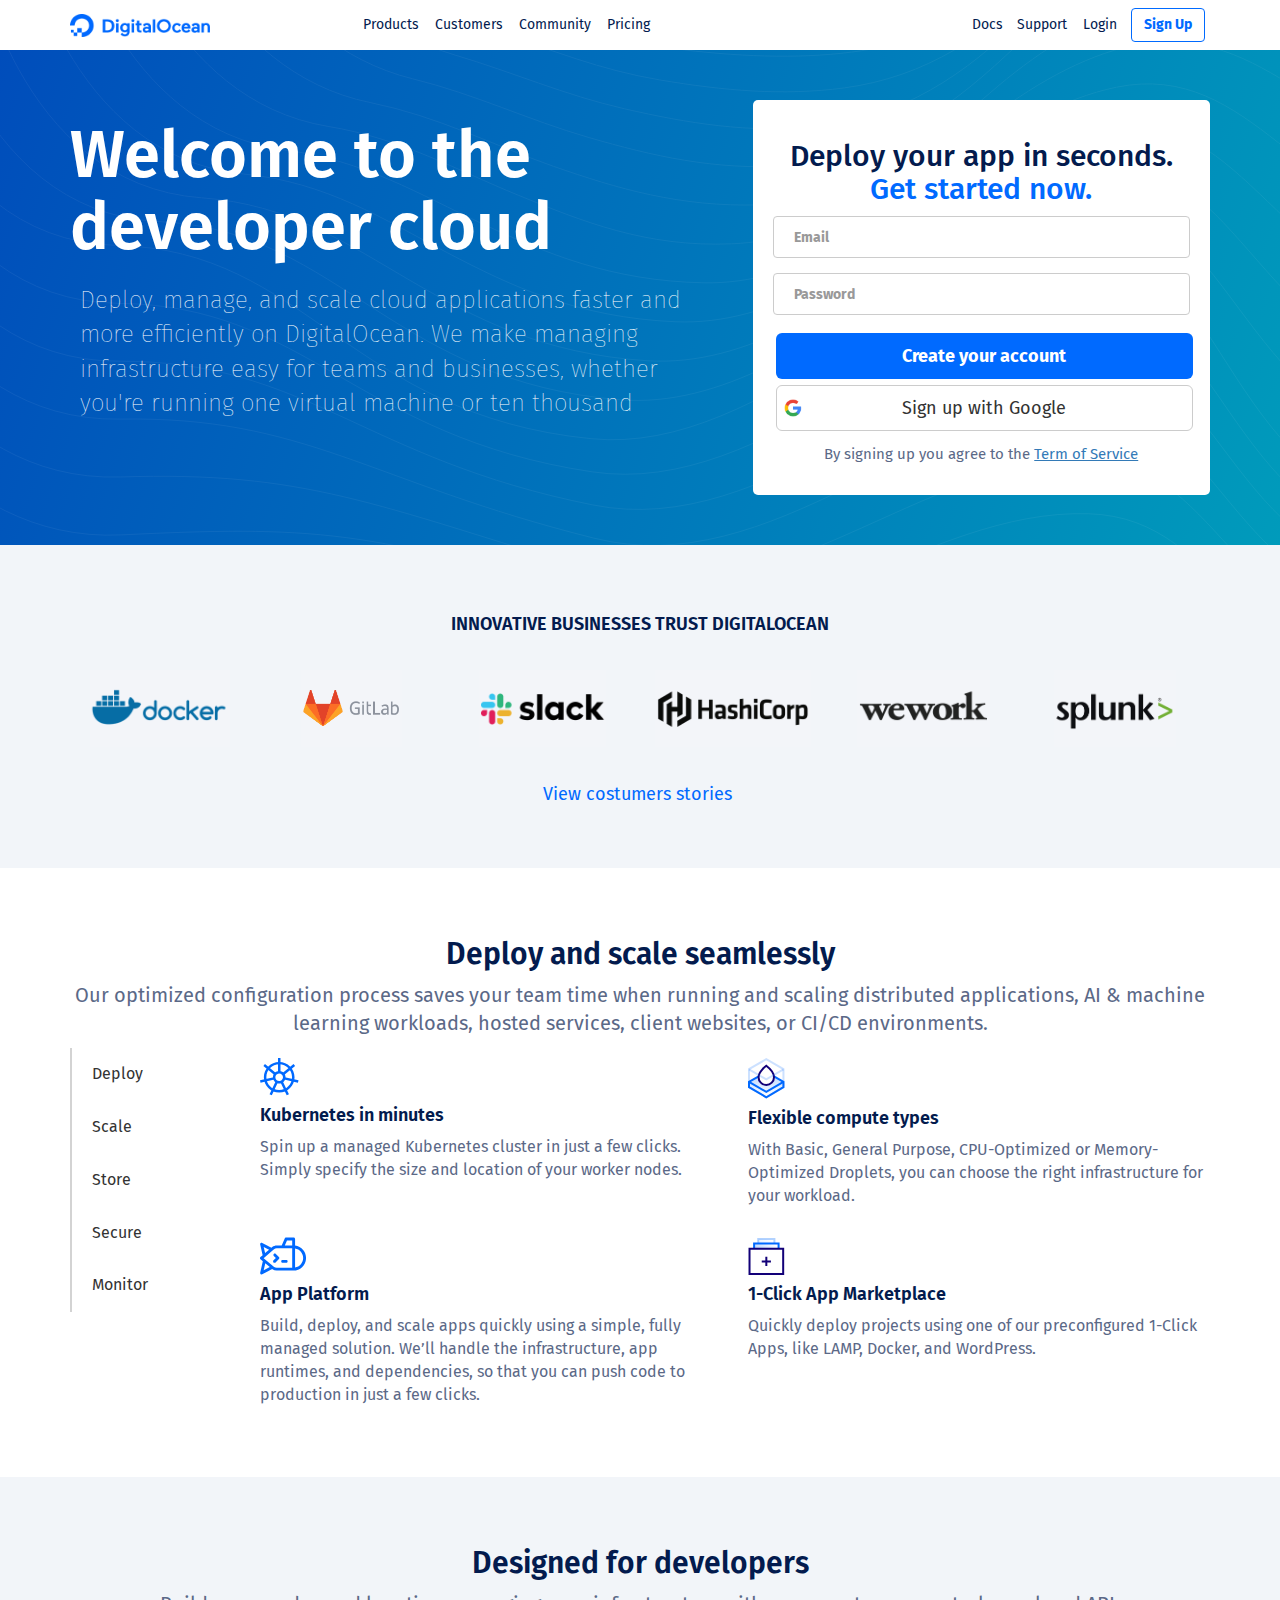
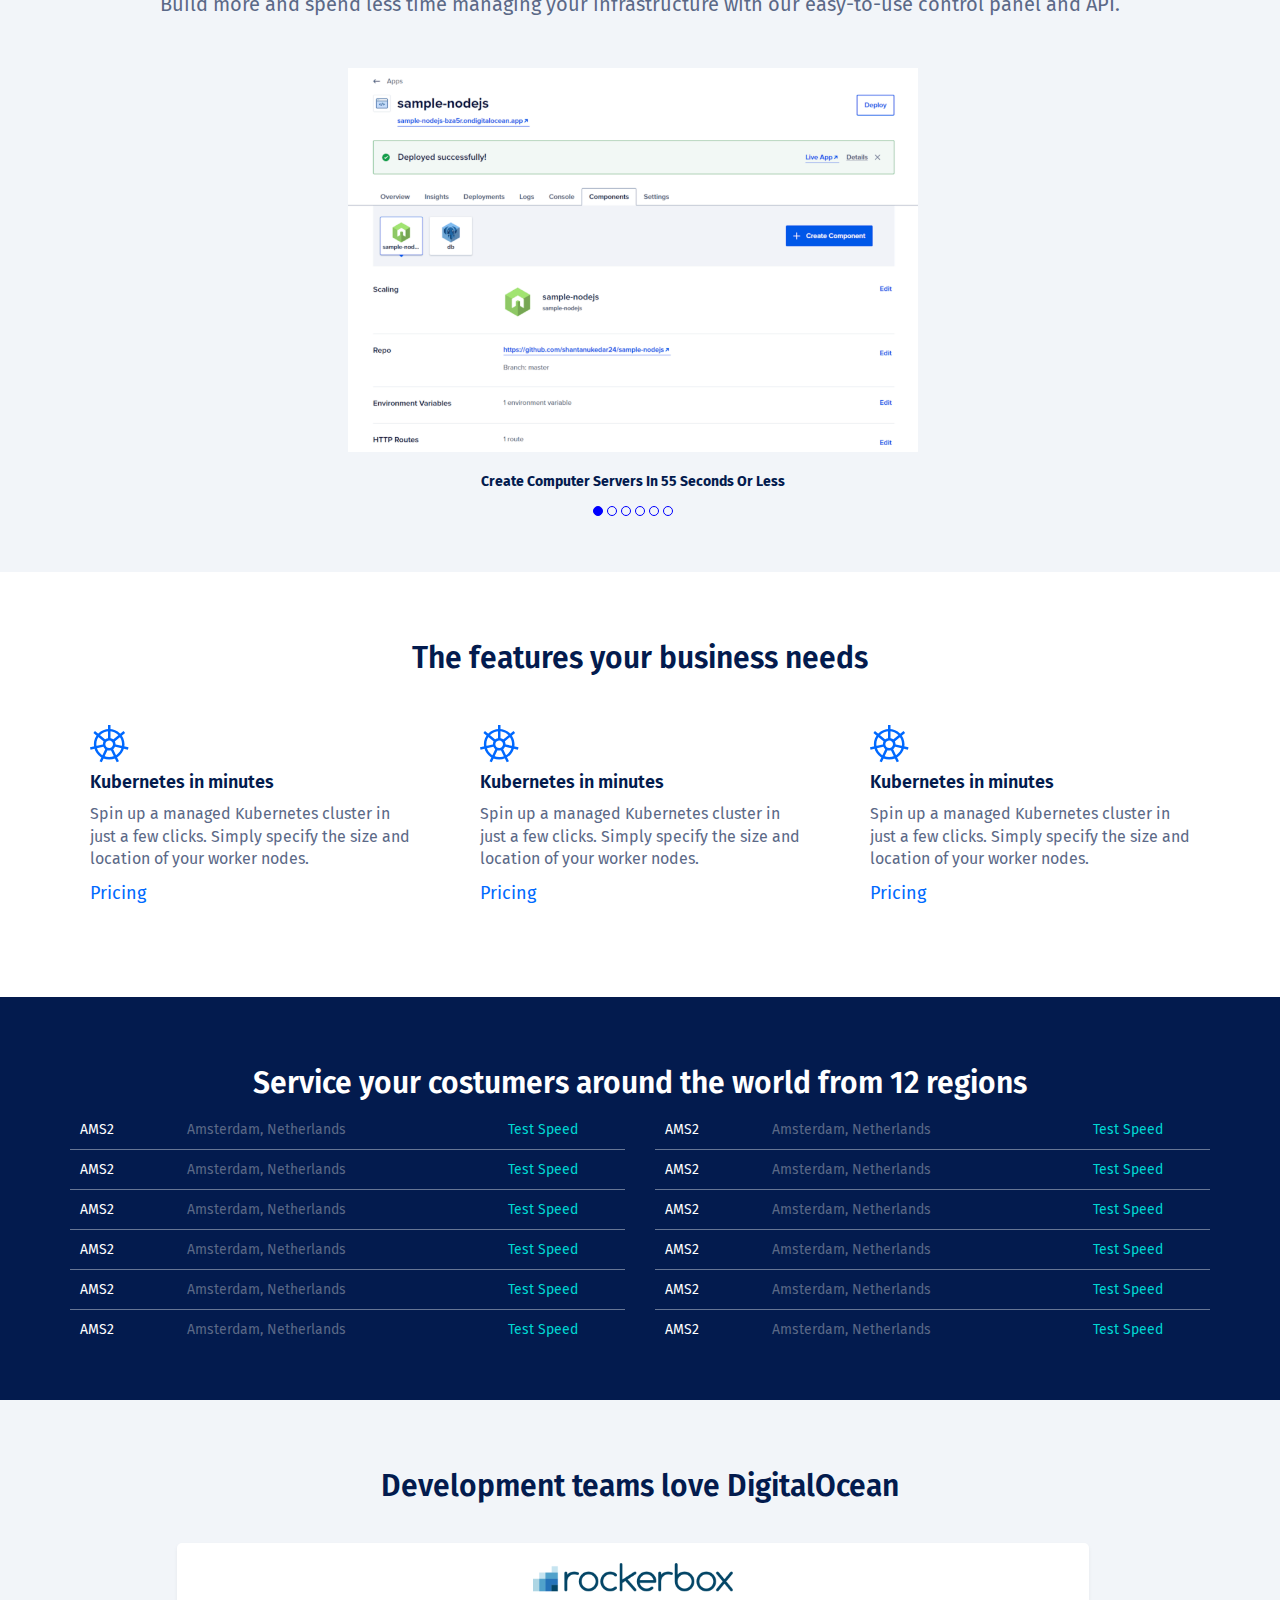
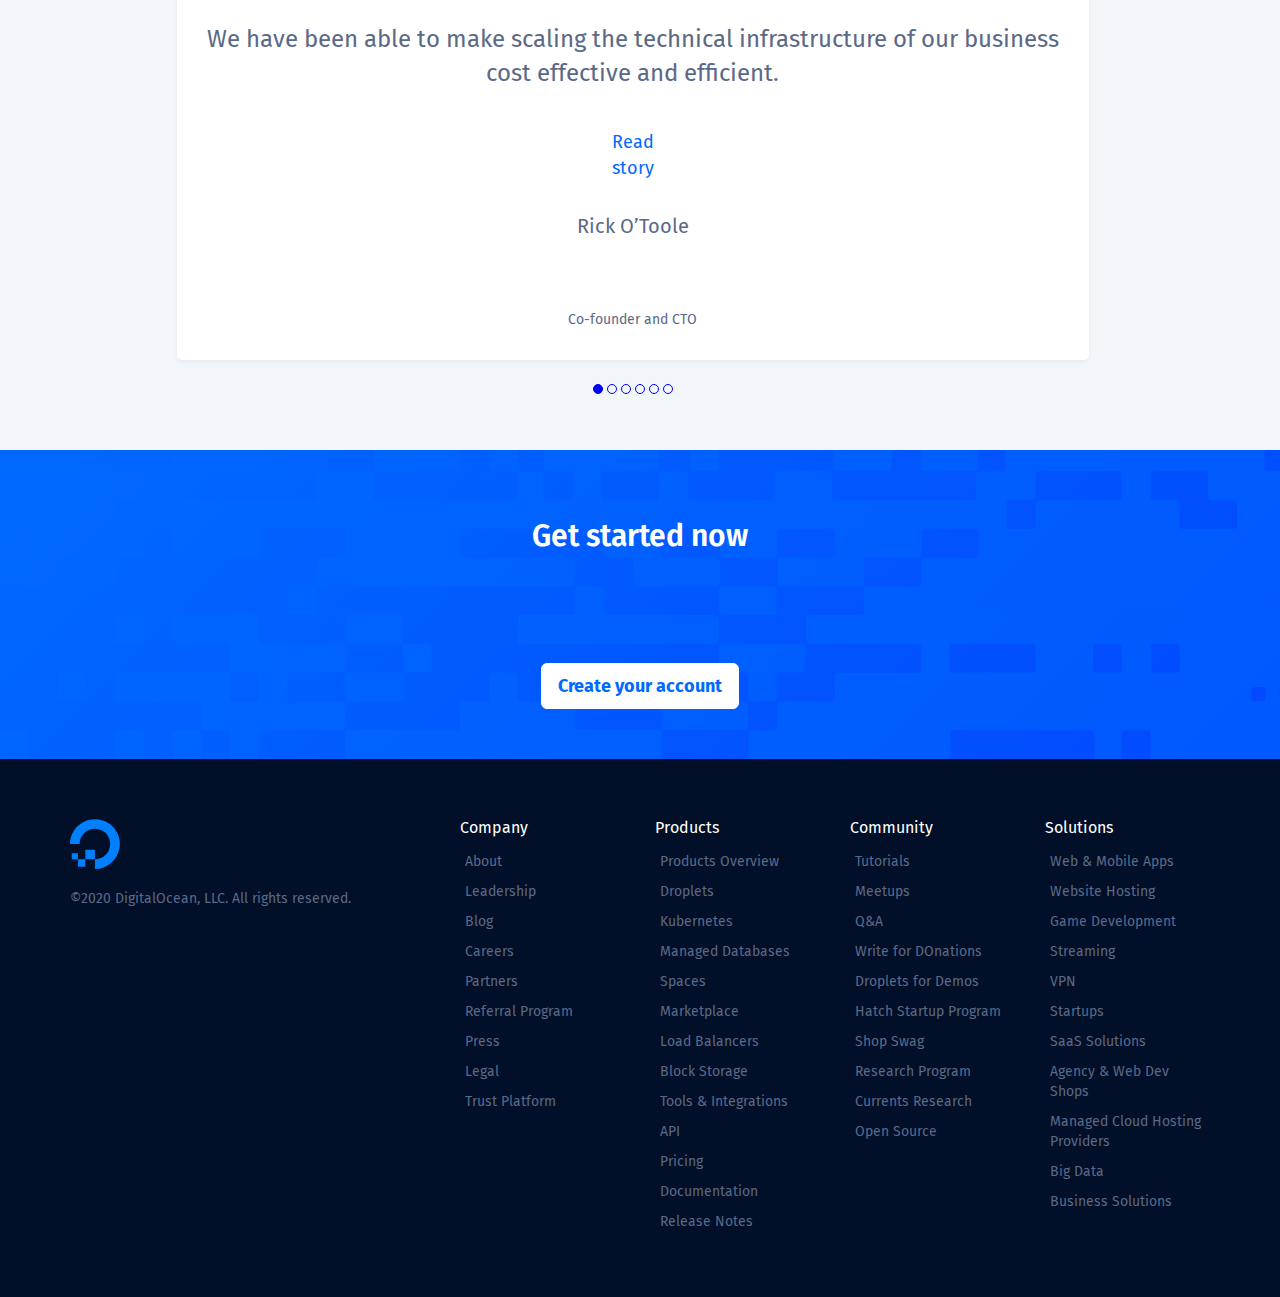
<file: index.html>
<!DOCTYPE html>
<html lang="en">
<head>
  <meta charset="UTF-8">
  <meta name="viewport" content="width=device-width, initial-scale=1.0">
  <meta http-equiv="X-UA-Compatible" content="ie=edge">
  <link rel="stylesheet" href="https://use.fontawesome.com/releases/v5.15.1/css/all.css" integrity="sha384-vp86vTRFVJgpjF9jiIGPEEqYqlDwgyBgEF109VFjmqGmIY/Y4HV4d3Gp2irVfcrp" crossorigin="anonymous">
  <link rel="stylesheet" href="https://maxcdn.bootstrapcdn.com/bootstrap/3.3.7/css/bootstrap.min.css" integrity="sha384-BVYiiSIFeK1dGmJRAkycuHAHRg32OmUcww7on3RYdg4Va+PmSTsz/K68vbdEjh4u" crossorigin="anonymous">
  <link rel="stylesheet" href="css/style.css">
   <!-- *****BONUS-STYLE*****
  <link rel="stylesheet" href="bonus/style-bonus.css"> -->

  <title>DigitalOcean – The developer cloud</title>
</head>
<body>

  <header>

    <div class="header_top bg_white">
      <nav class="container">
        <div class="row">
          <div class="nav_left col-lg-3 col-xs-10">
            <div class="img_wrapper_logo">
              <a href="#"><img src="img/49aa0a09-06d2-4bba-ad20-4bcbe56ac507_logo.png" alt="DigitalOcean Logo"></a>
            </div>
          </div>
          <div class="burger_icon_wrapper text-right hidden-lg col-xs-2">
            <i class="fas fa-bars"></i>
          </div>
          <div class="nav_center visible-lg-inline-block col-lg-5">
            <ul class="list-inline list-unstyled">
              <li>
                <a href="#">Products<i class="fas fa-chevron-down"></i></a>
              </li>
              <li>
                <a href="#">Customers<i class="fas fa-chevron-down"></i></a>
              </li>
              <li>
                <a href="#">Community<i class="fas fa-chevron-down"></i></a>
              </li>
              <li>
                <a href="#">Pricing</a>
              </li>
            </ul>
          </div>
          <div class="nav_right text-right visible-lg-inline-block col-lg-4">
            <ul class="list-inline list-unstyled">
              <li>
                <a href="#">Docs</a>
              </li>
              <li>
                <a href="#">Support<i class="fas fa-chevron-down"></i></a>
              </li>
              <li>
                <a href="#">Login</a>
              </li>
              <li>
                <button class="btn btn_white_text_blue">Sign Up</button>
              </li>
            </ul>
          </div>
        </div>
      </nav>
    </div>

    <div class="header_bottom">
      <div id="jumbotron" class="container">
        <div class="row">
          <div class="col-lg-7 col-md-8 col-xs-12">
            <div class="jumbotron-text">
              <!-- <h1>The simplest cloud platform for developers &amp; teams</h1> -->
              <h1>Welcome to the developer cloud</h1>
              <p class="p_large">Deploy, manage, and scale cloud applications faster and more efficiently on DigitalOcean. We make managing infrastructure easy for teams and businesses, whether you're running one virtual machine or ten thousand</p>
            </div>
          </div>
          <div class="col-lg-5 col-md-4 col-xs-12">
            <div class="white_box">
              <div class="form_wrapper">
                <h3 class="text-center">
                  Deploy your app in seconds.<br>
                  <span>Get started now.</span>
                </h3>
                <form>
                  <div class="form-group">
                    <input type="email" class="form-control" id="exampleInputEmail1" placeholder="Email">
                  </div>
                  <div class="form-group">
                    <input type="password" class="form-control" id="exampleInputPassword1" placeholder="Password">
                  </div>
                  <button type="button" class="btn btn_blue_text_white btn-lg">Create your account</button>
                  <button type="button" class="btn btn-default btn-lg"><img src="img/google-logo-9824.png" alt="Google icon">Sign up with Google</button>
                </form>
                <p>By signing up you agree to the <a href="#">Term of Service</a></p>
              </div>
            </div>
          </div>
        </div>
      </div>
    </div>

  </header>


  <main>

    <section class="costumer_logos bg_gray">
      <div class="container">
        <div class="row text-center">

          <div class="col-lg-12">
            <h5 class="text-uppercase">Innovative businesses trust DigitalOcean</h5>
          </div>

          <div class="col-xs-12">
            <div class="logos_wrapper">
              <ul class="list-inline">
                <li><img src="img/docker-bab60eeb.svg" alt=""></li>
                <li><img src="img/gitlab-166e2067.svg" alt=""></li>
                <li><img src="img/slack-e20293da.svg" alt=""></li>
                <li><img src="img/hashicorp-4431df79.svg" alt=""></li>
                <li><img src="img/wework-be6eab32.svg" alt=""></li>
                <li><img src="img/splunklogo.svg" alt=""></li>
              </ul>
            </div>
          </div>

          <div class="col-lg-12">
            <a class="costumer_stories_link link_blue" href="#">View costumers stories<i class="fas fa-chevron-right"></i></a>
          </div>

        </div>
      </div>
    </section>

    <section class="deploy_scale">
      <div class="container">
        <div class="text-center">
          <h2>Deploy and scale seamlessly</h2>
          <p class="p_medium text-center">Our optimized configuration process saves your team time when running and scaling distributed applications, AI & machine learning workloads, hosted services, client websites, or CI/CD environments.</p>
        </div>
        <div class="row">
          <div class="col-xs-12 col-md-2">
            <ul class="list-unstyled">
              <li class="border_blue">Deploy</li>
              <li class="border_blue">Scale</li>
              <li class="border_blue">Store</li>
              <li class="border_blue">Secure</li>
              <li class="border_blue">Monitor</li>
            </ul>
          </div>
          <div class="col-xs-12 col-md-10">
            <div class="row">
              <div class="col-xs-12 col-md-6 boxes_deploy">
                <img src="img/kublogoicon.svg" alt="Kublo">
                <h5>Kubernetes in minutes</h5>
                <p class="p_small">Spin up a managed Kubernetes cluster in just a few clicks. Simply specify the size and location of your worker nodes.</p>
              </div>
              <div class="col-xs-12 col-md-6 boxes_deploy">
                <img src="img/dropletinboxicon.svg" alt="Droplet">
                <h5>Flexible compute types</h5>
                <p class="p_small">With Basic, General Purpose, CPU-Optimized or Memory-Optimized Droplets, you can choose the right infrastructure for your workload.</p>
              </div>
              <div class="col-xs-12 col-md-6 boxes_deploy">
                <img src="img/featured-AP-icon.svg" alt="AP">
                <h5>App Platform</h5>
                <p class="p_small">Build, deploy, and scale apps quickly using a simple, fully managed solution. We’ll handle the infrastructure, app runtimes, and dependencies, so that you can push code to production in just a few clicks.</p>
              </div>
              <div class="col-xs-12 col-md-6 boxes_deploy">
                <img src="img/stacksplusicon.svg" alt="Marketplace">
                <h5>1-Click App Marketplace</h5>
                <p class="p_small">Quickly deploy projects using one of our preconfigured 1-Click Apps, like LAMP, Docker, and WordPress.</p>
              </div>
            </div>
          </div>
        </div>
      </div>
    </section>

    <section class="designed_developers bg_gray">
      <div class="container">
        <div class="row">
          <div class="col-xs-12 text-center">
            <h2>Designed for developers</h2>
            <p class="p_medium">Build more and spend less time managing your infrastructure with our easy-to-use control panel and API.</p>
          </div>
          <div class="col-xs-12">
            <a href=""><i class="fas fa-chevron-left hidden-xs"></i></a>
            <div class="wrapper_img_carousel">
              <img src="img/876b6bda-1f2e-494b-bf1a-713ca48d058b_Screen+Shot+2020-09-30+at+10.18+1.png" alt="">
              <p class="text-capitalize">create computer servers in 55 seconds or less</p>
              <div class="carousel_point_page">
                <div class="point_blue"></div>
                <div class="point_blue"></div>
                <div class="point_blue"></div>
                <div class="point_blue"></div>
                <div class="point_blue"></div>
                <div class="point_blue"></div>
              </div>
            </div>
            <a href="#"><i class="fas fa-chevron-right hidden-xs"></i></a>
          </div>
        </div>
      </div>
    </section>

    <section class="features">
      <div class="container">
        <h2 class="text-center">The features your business needs</h2>
        <div class="row">
          <div class="col-xs-12">
            <div class="row">
              <div class="col-xs-12 col-md-4">
                <div class="boxes_features">
                  <img src="img/kublogoicon.svg" alt="Kublo">
                  <h5>Kubernetes in minutes</h5>
                  <p class="p_small">Spin up a managed Kubernetes cluster in just a few clicks. Simply specify the size and location of your worker nodes.</p>
                  <a class="costumer_stories_link link_blue" href="#">Pricing<i class="fas fa-chevron-right"></i></a>
                </div>
              </div>
              <div class="col-xs-12 col-md-4">
                <div class="boxes_features">
                  <img src="img/kublogoicon.svg" alt="Kublo">
                  <h5>Kubernetes in minutes</h5>
                  <p class="p_small">Spin up a managed Kubernetes cluster in just a few clicks. Simply specify the size and location of your worker nodes.</p>
                  <a class="costumer_stories_link link_blue" href="#">Pricing<i class="fas fa-chevron-right"></i></a>
                </div>
              </div>
              <div class="col-xs-12 col-md-4">
                <div class="boxes_features">
                  <img src="img/kublogoicon.svg" alt="Kublo">
                  <h5>Kubernetes in minutes</h5>
                  <p class="p_small">Spin up a managed Kubernetes cluster in just a few clicks. Simply specify the size and location of your worker nodes.</p>
                  <a class="costumer_stories_link link_blue" href="#">Pricing<i class="fas fa-chevron-right"></i></a>
                </div>
              </div>
            </div>
          </div>
        </div>
      </div>
    </section>

    <section class="service_regions">
      <div class="container">
        <h2>Service your costumers around the world from 12 regions</h2>
        <div class="row">
          <div class="col-xs-12 col-md-6">
            <div class="regions_box clearfix">
              <div class="regions_code">
                <span>AMS2</span>
              </div>
              <div class="region">
                <p>Amsterdam, Netherlands</p>
              </div>
              <div class="regions_test">
                <a href="#">Test Speed<i class="fas fa-chevron-right"></i></a>
              </div>
            </div>
            <div class="regions_box clearfix">
              <div class="regions_code">
                <span>AMS2</span>
              </div>
              <div class="region">
                <p>Amsterdam, Netherlands</p>
              </div>
              <div class="regions_test">
                <a href="#">Test Speed<i class="fas fa-chevron-right"></i></a>
              </div>
            </div>
            <div class="regions_box clearfix">
              <div class="regions_code">
                <span>AMS2</span>
              </div>
              <div class="region">
                <p>Amsterdam, Netherlands</p>
              </div>
              <div class="regions_test">
                <a href="#">Test Speed<i class="fas fa-chevron-right"></i></a>
              </div>
            </div>
            <div class="regions_box clearfix">
              <div class="regions_code">
                <span>AMS2</span>
              </div>
              <div class="region">
                <p>Amsterdam, Netherlands</p>
              </div>
              <div class="regions_test">
                <a href="#">Test Speed<i class="fas fa-chevron-right"></i></a>
              </div>
            </div>
            <div class="regions_box clearfix">
              <div class="regions_code">
                <span>AMS2</span>
              </div>
              <div class="region">
                <p>Amsterdam, Netherlands</p>
              </div>
              <div class="regions_test">
                <a href="#">Test Speed<i class="fas fa-chevron-right"></i></a>
              </div>
            </div>
            <div class="regions_box clearfix">
              <div class="regions_code">
                <span>AMS2</span>
              </div>
              <div class="region">
                <p>Amsterdam, Netherlands</p>
              </div>
              <div class="regions_test">
                <a href="#">Test Speed<i class="fas fa-chevron-right"></i></a>
              </div>
            </div>
          </div>
          <div class="col-xs-12 col-md-6">
            <div class="regions_box clearfix">
              <div class="regions_code">
                <span>AMS2</span>
              </div>
              <div class="region">
                <p>Amsterdam, Netherlands</p>
              </div>
              <div class="regions_test">
                <a href="#">Test Speed<i class="fas fa-chevron-right"></i></a>
              </div>
            </div>
            <div class="regions_box clearfix">
              <div class="regions_code">
                <span>AMS2</span>
              </div>
              <div class="region">
                <p>Amsterdam, Netherlands</p>
              </div>
              <div class="regions_test">
                <a href="#">Test Speed<i class="fas fa-chevron-right"></i></a>
              </div>
            </div>
            <div class="regions_box clearfix">
              <div class="regions_code">
                <span>AMS2</span>
              </div>
              <div class="region">
                <p>Amsterdam, Netherlands</p>
              </div>
              <div class="regions_test">
                <a href="#">Test Speed<i class="fas fa-chevron-right"></i></a>
              </div>
            </div>
            <div class="regions_box clearfix">
              <div class="regions_code">
                <span>AMS2</span>
              </div>
              <div class="region">
                <p>Amsterdam, Netherlands</p>
              </div>
              <div class="regions_test">
                <a href="#">Test Speed<i class="fas fa-chevron-right"></i></a>
              </div>
            </div>
            <div class="regions_box clearfix">
              <div class="regions_code">
                <span>AMS2</span>
              </div>
              <div class="region">
                <p>Amsterdam, Netherlands</p>
              </div>
              <div class="regions_test">
                <a href="#">Test Speed<i class="fas fa-chevron-right"></i></a>
              </div>
            </div>
            <div class="regions_box clearfix">
              <div class="regions_code">
                <span>AMS2</span>
              </div>
              <div class="region">
                <p>Amsterdam, Netherlands</p>
              </div>
              <div class="regions_test">
                <a href="#">Test Speed<i class="fas fa-chevron-right"></i></a>
              </div>
            </div>
          </div>
        </div>
      </div>
    </section>

    <section class="development_teams bg_gray">
      <div class="container">
        <h2>Development teams love DigitalOcean</h2>
        <div class="row">
          <div class="col-xs-12">
            <a href=""><i class="fas fa-chevron-left hidden-xs"></i></a>
            <div class="wrapper_box_carousel">
              <div class="box_carousel">

                <div class="box_wrapper_img">
                  <img src="img/16673e66-0c2f-417b-88bb-f02cc12b8fda_rockerbox-logo-51462da2.png" alt="Rockerbox Logo">
                </div>

                <p class="text-center p_large">We have been able to make scaling the technical infrastructure of our business cost effective and efficient.</p>

                <div class="link_box_carousel text-center">
                  <a class="link_blue" href="#">Read story</a>
                </div>

                <p class="text-center p_medium
                ">Rick O’Toole</p>
                <p class="text-center">Co-founder and CTO</p>
              </div>

              <div class="carousel_point_page text-center">
                <div class="point_blue"></div>
                <div class="point_blue"></div>
                <div class="point_blue"></div>
                <div class="point_blue"></div>
                <div class="point_blue"></div>
                <div class="point_blue"></div>
              </div>
            </div>
            <a href="#"><i class="fas fa-chevron-right hidden-xs"></i></a>
            <div class="debug_box"></div>
            <div class="debug_box"></div>
            <div class="debug_box"></div>
          </div>
        </div>
      </div>
    </section>

    <section class="CTA">
      <div class="container text-center">
        <div class="row">
          <div class="col-xs-12">
            <h2>Get started now</h2>
          </div>
          <div class="col-xs-12 btn_CTA">
            <button class="btn btn-lg btn_white_text_blue border_white">Create your account</button>
          </div>
        </div>
      </div>
    </section>

  </main>


  <footer>

    <div class="wrapper_footer bg_dark_blue">
      <div class="container">
        <div class="row">
          <div class="col-xs-12 col-lg-4">
              <img src="img/digitalocean-logo-mark.svg" alt="DigitalOcean logo">
              <p>&copy;2020 DigitalOcean, LLC. All rights reserved.</p>
              <ul class="list-inline">
                <li><a href="#"><i class="fab fa-twitter"></i></a></li>
                <li><a href="#"><i class="fab fa-facebook-square"></i></a></li>
                <li><a href="#"><i class="fab fa-instagram"></i></a></li>
                <li><a href="#"><i class="fab fa-youtube"></i></a></li>
                <li><a href="#"><i class="fab fa-linkedin"></i></a></li>
              </ul>
            </div>
          <div class="col-xs-12 col-md-6 col-lg-2">
              <h6>Company</h6>
              <ul class="list-unstyled">
                <li><a href="#">About</a></li>
                <li><a href="#">Leadership</a></li>
                <li><a href="#">Blog</a></li>
                <li><a href="#">Careers</a></li>
                <li><a href="#">Partners</a></li>
                <li><a href="#">Referral Program</a></li>
                <li><a href="#">Press</a></li>
                <li><a href="#">Legal</a></li>
                <li><a href="#">Trust Platform</a></li>
              </ul>
            </div>
          <div class="col-xs-12 col-md-6 col-lg-2">
              <h6>Products</h6>
              <ul class="list-unstyled">
                <li><a href="#">Products Overview</a></li>
                <li><a href="#">Droplets</a></li>
                <li><a href="#">Kubernetes</a></li>
                <li><a href="#">Managed Databases</a></li>
                <li><a href="#">Spaces</a></li>
                <li><a href="#">Marketplace</a></li>
                <li><a href="#">Load Balancers</a></li>
                <li><a href="#">Block Storage</a></li>
                <li><a href="#">Tools & Integrations</a></li>
                <li><a href="#">API</a></li>
                <li><a href="#">Pricing</a></li>
                <li><a href="#">Documentation</a></li>
                <li><a href="#">Release Notes</a></li>
              </ul>
            </div>
          <div class="col-xs-12 col-md-6 col-lg-2">
              <h6>Community</h6>
              <ul class="list-unstyled">
                <li><a href="#">Tutorials</a></li>
                <li><a href="#">Meetups</a></li>
                <li><a href="#">Q&A</a></li>
                <li><a href="#">Write for DOnations</a></li>
                <li><a href="#">Droplets for Demos</a></li>
                <li><a href="#">Hatch Startup Program</a></li>
                <li><a href="#">Shop Swag</a></li>
                <li><a href="#">Research Program</a></li>
                <li><a href="#">Currents Research</a></li>
                <li><a href="#">Open Source</a></li>
              </ul>
            </div>
          <div class="col-xs-12 col-md-6 col-lg-2">
              <h6>Solutions</h6>
              <ul class="list-unstyled">
                <li><a href="#">Web & Mobile Apps</a></li>
                <li><a href="#">Website Hosting</a></li>
                <li><a href="#">Game Development</a></li>
                <li><a href="#">Streaming</a></li>
                <li><a href="#">VPN</a></li>
                <li><a href="#">Startups</a></li>
                <li><a href="#">SaaS Solutions</a></li>
                <li><a href="#">Agency & Web Dev Shops</a></li>
                <li><a href="#">Managed Cloud Hosting Providers</a></li>
                <li><a href="#">Big Data</a></li>
                <li><a href="#">Business Solutions</a></li>
              </ul>
            </div>
        </div>
      </div>
    </div>

  </footer>

</body>
</html>
</file>
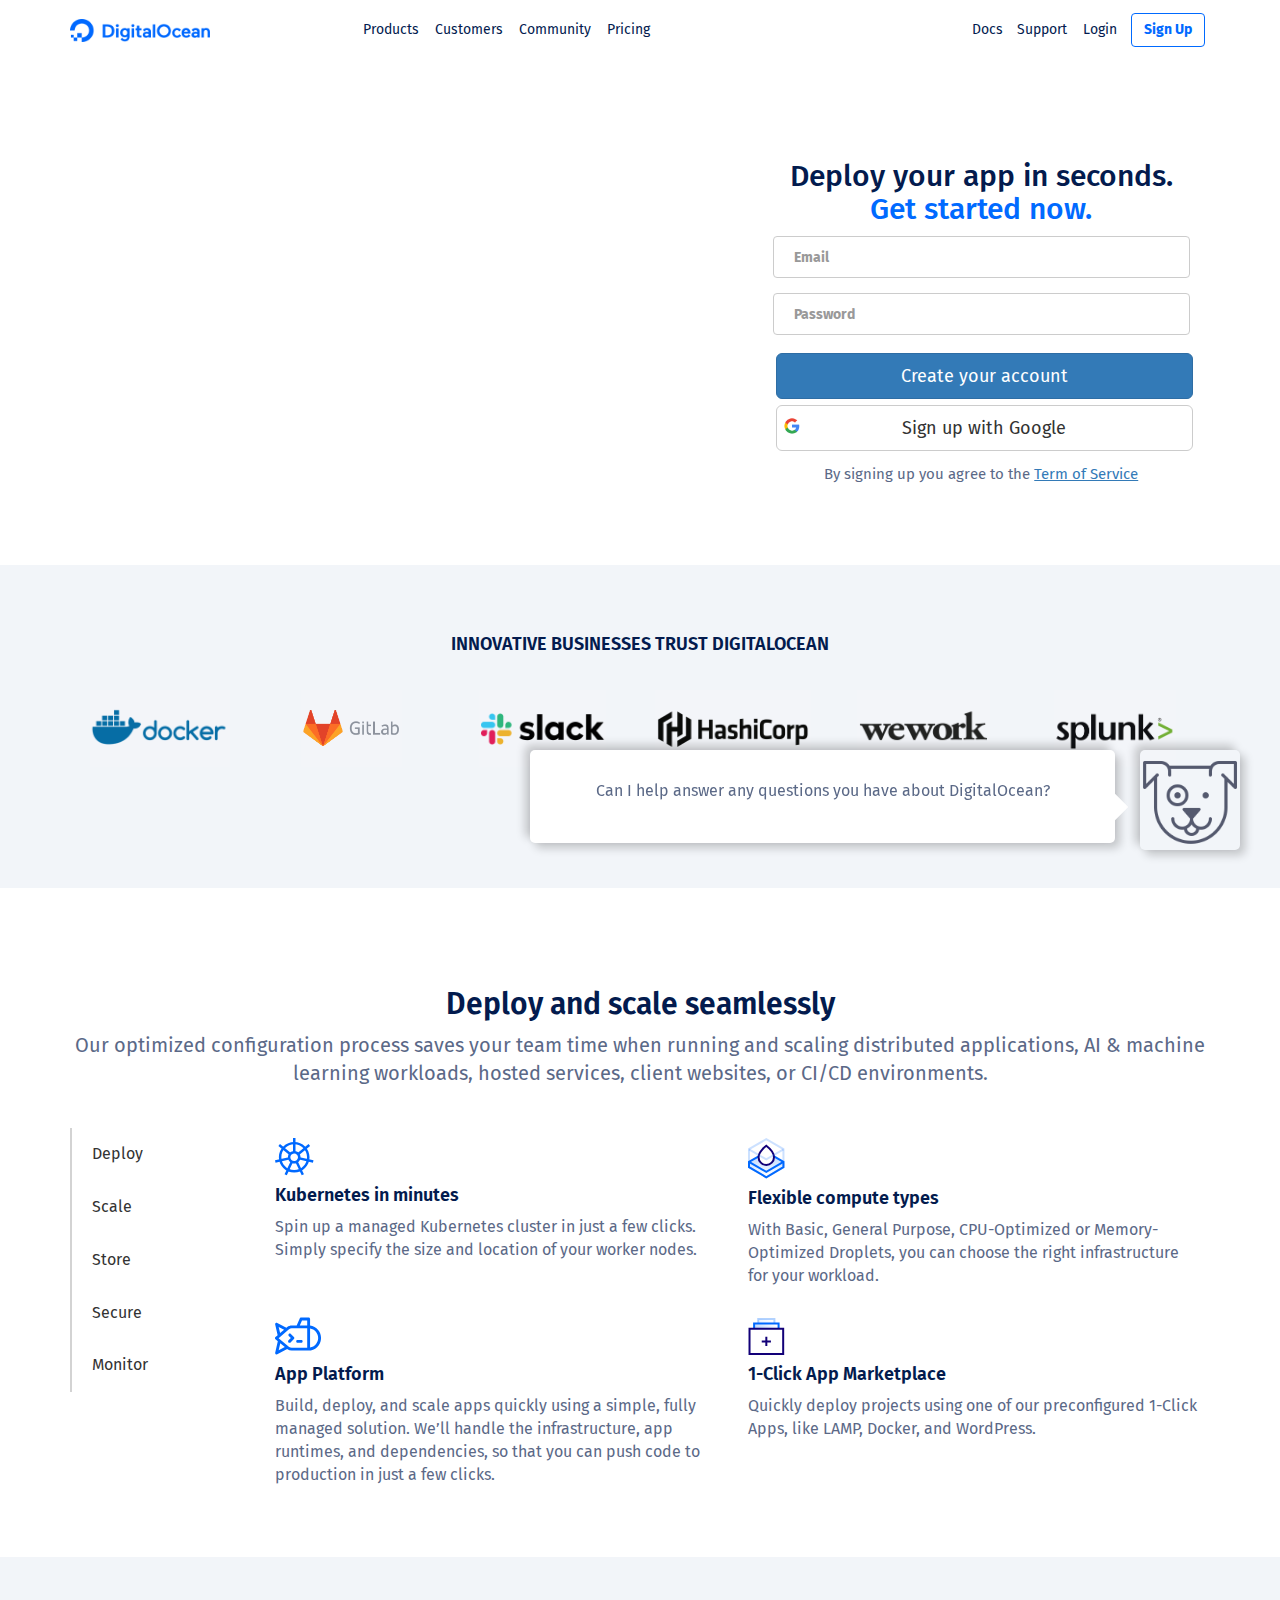
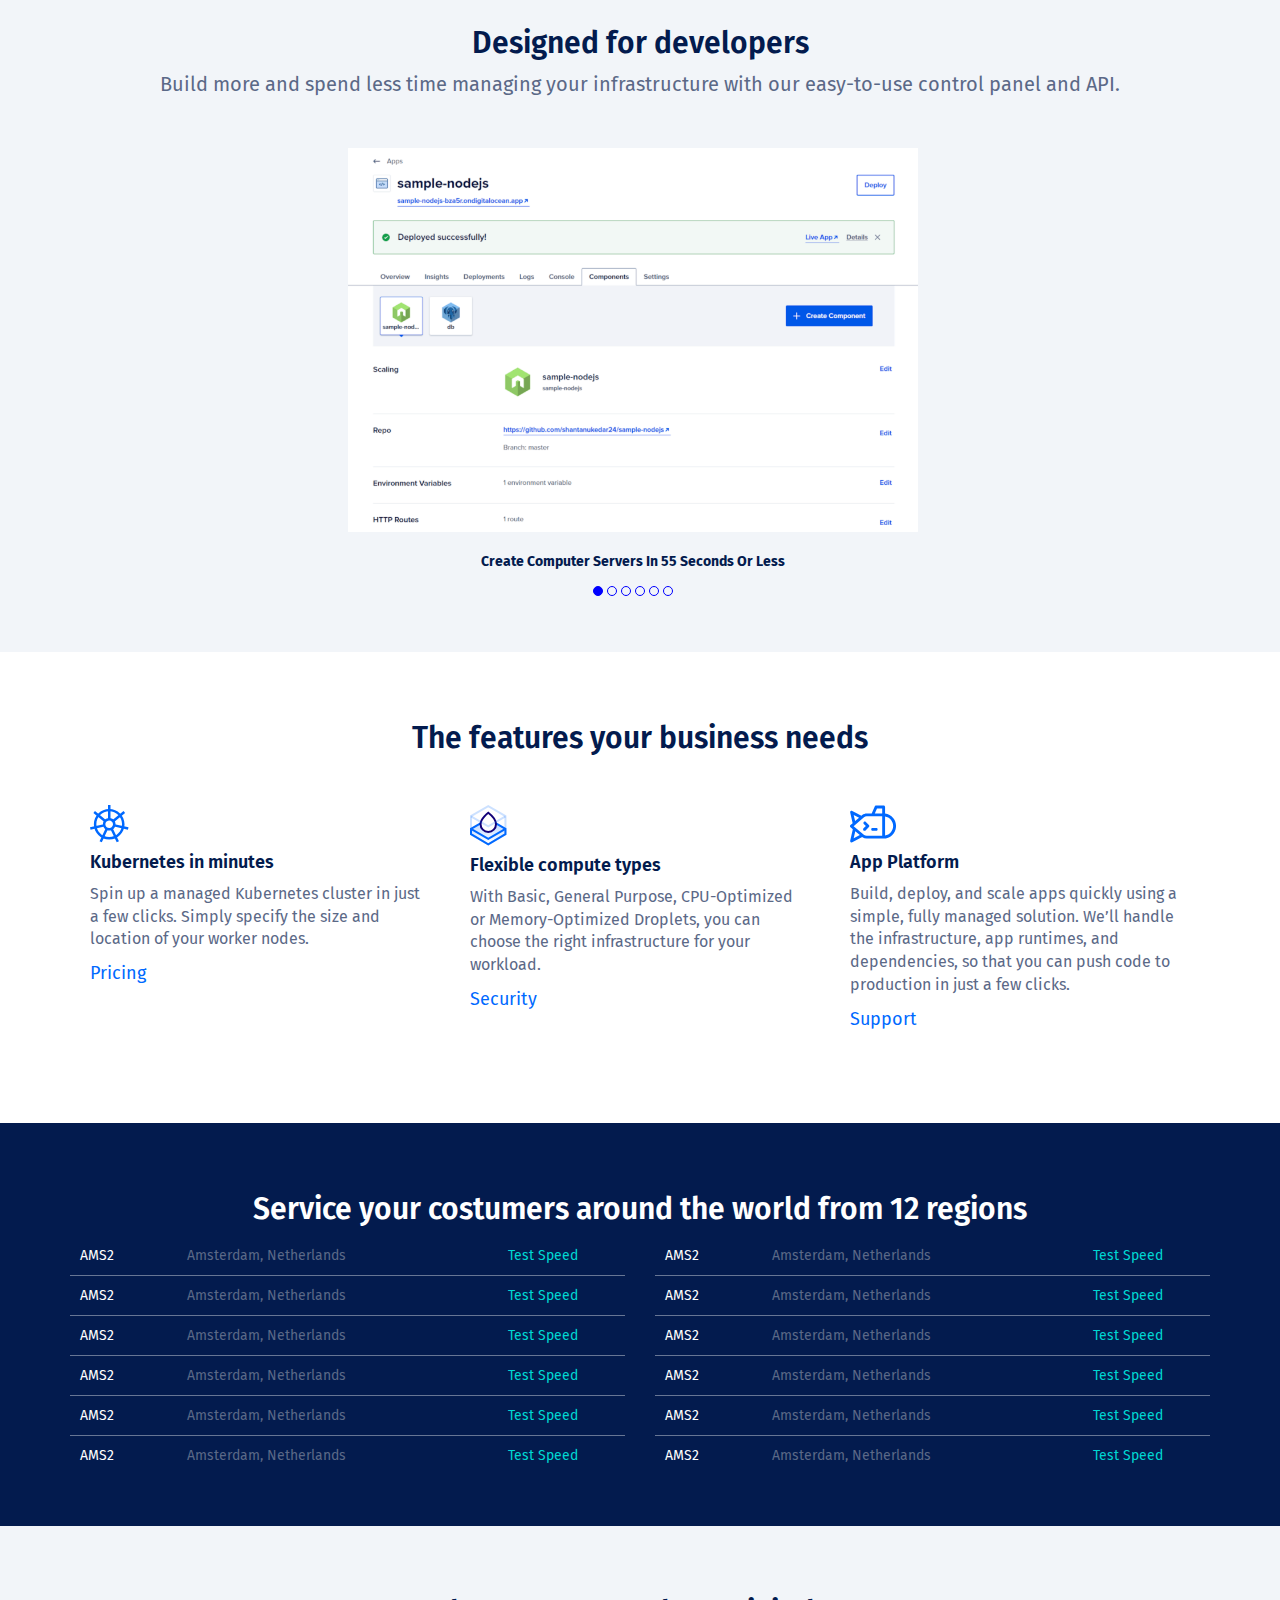
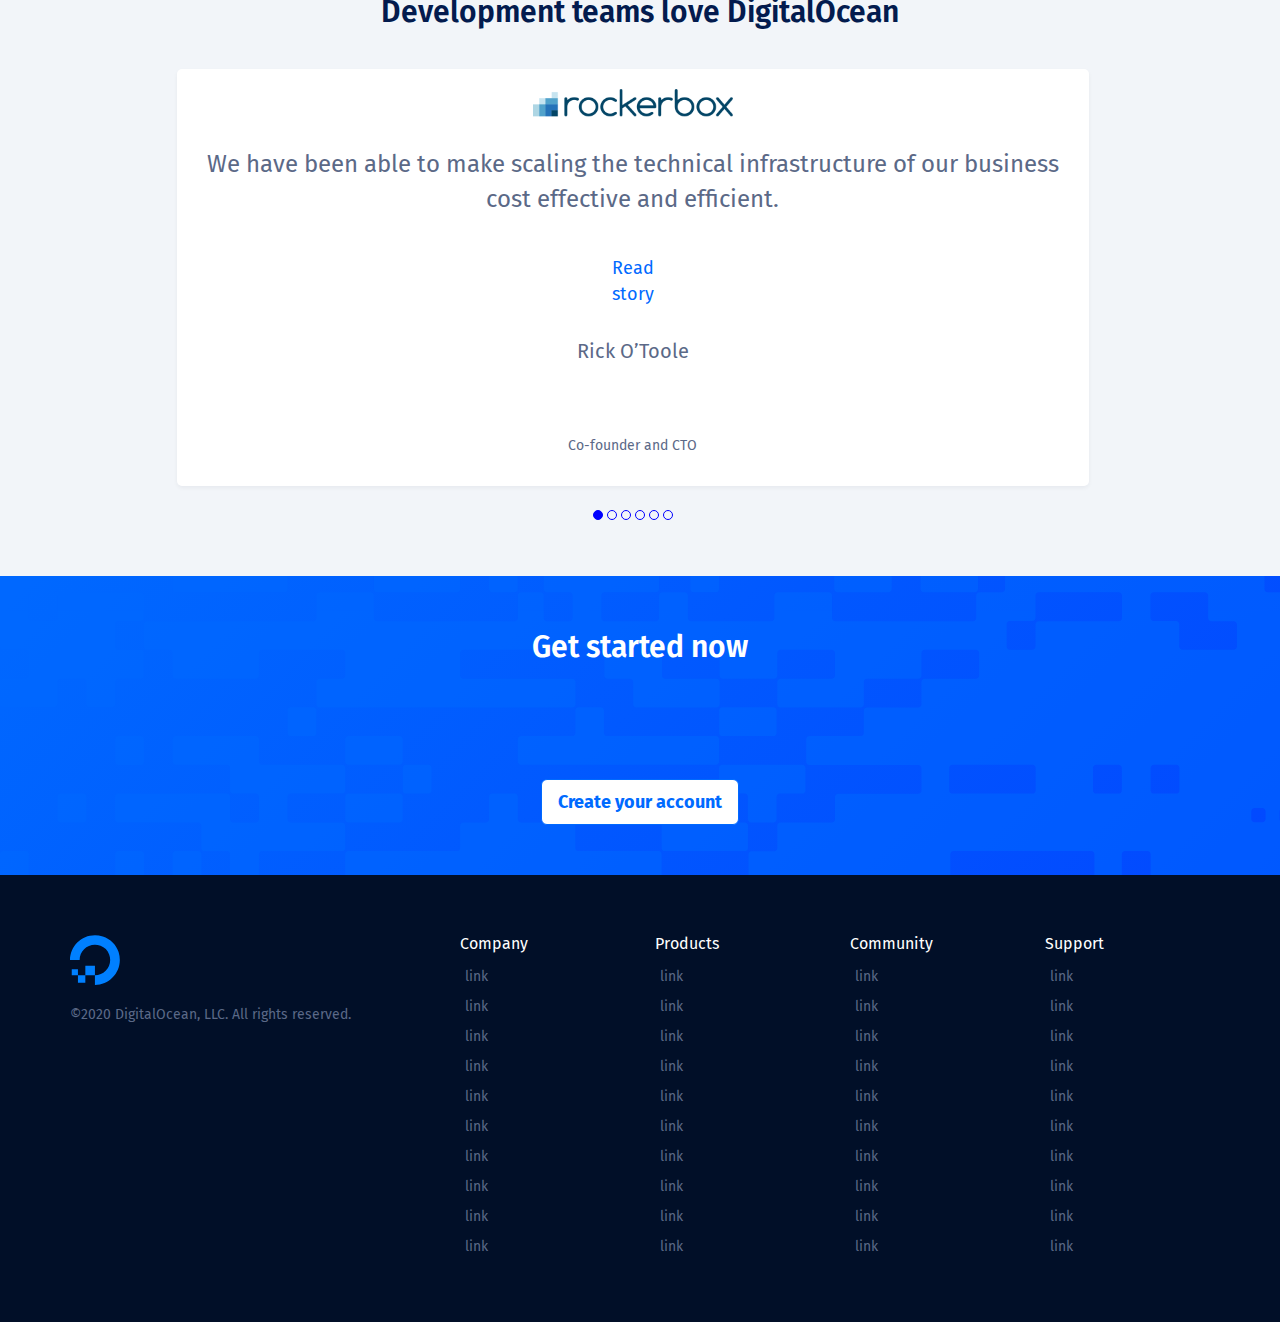
<file: bonus/index-2.html>
<!DOCTYPE html>
<html lang="en">
<head>
  <meta charset="UTF-8">
  <meta name="viewport" content="width=device-width, initial-scale=1.0">
  <meta http-equiv="X-UA-Compatible" content="ie=edge">
  <link rel="stylesheet" href="https://use.fontawesome.com/releases/v5.15.1/css/all.css" integrity="sha384-vp86vTRFVJgpjF9jiIGPEEqYqlDwgyBgEF109VFjmqGmIY/Y4HV4d3Gp2irVfcrp" crossorigin="anonymous">
  <link rel="stylesheet" href="https://maxcdn.bootstrapcdn.com/bootstrap/3.3.7/css/bootstrap.min.css" integrity="sha384-BVYiiSIFeK1dGmJRAkycuHAHRg32OmUcww7on3RYdg4Va+PmSTsz/K68vbdEjh4u" crossorigin="anonymous">
  <link rel="stylesheet" href="style-bonus.css">
  <title>DigitalOcean – The developer cloud</title>
</head>
<body>

  <header>

    <div class="header_top bg_white">
      <nav class="container">
        <div class="row">
          <div class="nav_left col-lg-3 col-xs-10">
            <div class="img_wrapper_logo">
              <a href="#"><img src="img/49aa0a09-06d2-4bba-ad20-4bcbe56ac507_logo.png" alt="DigitalOcean Logo"></a>
            </div>
          </div>
          <div class="burger_icon_wrapper text-right hidden-lg col-xs-2">
            <i class="fas fa-bars"></i>
          </div>
          <div class="nav_center visible-lg-inline-block col-lg-5">
            <ul class="list-inline list-unstyled">
              <li>
                <a href="#">Products<i class="fas fa-chevron-down"></i></a>
              </li>
              <li>
                <a href="#">Customers<i class="fas fa-chevron-down"></i></a>
              </li>
              <li>
                <a href="#">Community<i class="fas fa-chevron-down"></i></a>
              </li>
              <li>
                <a href="#">Pricing</a>
              </li>
            </ul>
          </div>
          <div class="nav_right text-right visible-lg-inline-block col-lg-4">
            <ul class="list-inline list-unstyled">
              <li>
                <a href="#">Docs</a>
              </li>
              <li>
                <a href="#">Support<i class="fas fa-chevron-down"></i></a>
              </li>
              <li>
                <a href="#">Login</a>
              </li>
              <li>
                <button class="btn btn_white_text_blue">Sign Up</button>
              </li>
            </ul>
          </div>
        </div>
      </nav>
    </div>

    <div class="header_bottom">
      <div id="jumbotron" class="container">
        <div class="row">
          <div class="col-lg-7 col-md-8 col-xs-12">
            <div class="jumbotron-text">
              <!-- <h1>The simplest cloud platform for developers &amp; teams</h1> -->
              <h1>Welcome to the developer cloud</h1>
              <p class="p_large">Deploy, manage, and scale cloud applications faster and more efficiently on DigitalOcean. We make managing infrastructure easy for teams and businesses, whether you're running one virtual machine or ten thousand</p>
            </div>
          </div>
          <div class="col-lg-5 col-md-4 col-xs-12">
            <div class="white_box">
              <div class="form_wrapper">
                <h3 class="text-center">
                  Deploy your app in seconds.<br>
                  <span>Get started now.</span>
                </h3>
                <form>
                  <div class="form-group">
                    <input type="email" class="form-control" id="exampleInputEmail1" placeholder="Email">
                  </div>
                  <div class="form-group">
                    <input type="password" class="form-control" id="exampleInputPassword1" placeholder="Password">
                  </div>
                  <button type="button" class="btn btn-primary btn-lg">Create your account</button>
                  <button type="button" class="btn btn-default btn-lg"><img src="img/google-logo-9824.png" alt="Google icon">Sign up with Google</button>
                </form>
                <p>By signing up you agree to the <a href="#">Term of Service</a></p>
              </div>
            </div>
          </div>
        </div>
      </div>
    </div>

  </header>


  <main>

    <section class="costumer_logos bg_gray">
      <div class="container">
        <div class="row text-center">

          <div class="col-lg-12">
            <h5 class="text-uppercase">Innovative businesses trust DigitalOcean</h5>
          </div>

          <div class="col-xs-12">
            <div class="logos_wrapper">
              <ul class="list-inline">
                <li><img src="img/docker-bab60eeb.svg" alt=""></li>
                <li><img src="img/gitlab-166e2067.svg" alt=""></li>
                <li><img src="img/slack-e20293da.svg" alt=""></li>
                <li><img src="img/hashicorp-4431df79.svg" alt=""></li>
                <li><img src="img/wework-be6eab32.svg" alt=""></li>
                <li><img src="img/splunklogo.svg" alt=""></li>
              </ul>
            </div>
          </div>

          <div class="col-lg-12">
            <a class="costumer_stories_link link_blue" href="#">View costumers stories<i class="fas fa-chevron-right"></i></a>
          </div>

        </div>
      </div>
    </section>

    <section class="deploy_scale">
      <div class="container">
        <div class="row">
          <div class="col-xs-12 text-center">
            <h2>Deploy and scale seamlessly</h2>
            <p class="p_medium text-center">Our optimized configuration process saves your team time when running and scaling distributed applications, AI & machine learning workloads, hosted services, client websites, or CI/CD environments.</p>
          </div>
          <div class="col-xs-12 col-md-2">
            <ul class="list-unstyled">
              <li class="border_blue">Deploy</li>
              <li class="border_blue">Scale</li>
              <li class="border_blue">Store</li>
              <li class="border_blue">Secure</li>
              <li class="border_blue">Monitor</li>
            </ul>
          </div>
          <div class="col-xs-12 col-md-10 clearfix">
            <div class="boxes_deploy">
              <img src="img/kublogoicon.svg" alt="Kublo">
              <h5>Kubernetes in minutes</h5>
              <p class="p_small">Spin up a managed Kubernetes cluster in just a few clicks. Simply specify the size and location of your worker nodes.</p>
            </div>
            <div class="boxes_deploy">
              <img src="img/dropletinboxicon.svg" alt="Droplet">
              <h5>Flexible compute types</h5>
              <p class="p_small">With Basic, General Purpose, CPU-Optimized or Memory-Optimized Droplets, you can choose the right infrastructure for your workload.</p>
            </div>
            <div class="boxes_deploy">
              <img src="img/featured-AP-icon.svg" alt="AP">
              <h5>App Platform</h5>
              <p class="p_small">Build, deploy, and scale apps quickly using a simple, fully managed solution. We’ll handle the infrastructure, app runtimes, and dependencies, so that you can push code to production in just a few clicks.</p>
            </div>
            <div class="boxes_deploy">
              <img src="img/stacksplusicon.svg" alt="Marketplace">
              <h5>1-Click App Marketplace</h5>
              <p class="p_small">Quickly deploy projects using one of our preconfigured 1-Click Apps, like LAMP, Docker, and WordPress.</p>
            </div>
          </div>
        </div>
      </div>
    </section>

    <section class="designed_developers bg_gray">
      <div class="container">
        <div class="row">
          <div class="col-xs-12 text-center">
            <h2>Designed for developers</h2>
            <p class="p_medium">Build more and spend less time managing your infrastructure with our easy-to-use control panel and API.</p>
          </div>
          <div class="col-xs-12">
            <a href=""><i class="fas fa-chevron-left hidden-xs"></i></a>
            <div class="wrapper_img_carousel">
              <img src="img/876b6bda-1f2e-494b-bf1a-713ca48d058b_Screen+Shot+2020-09-30+at+10.18+1.png" alt="">
              <p class="text-capitalize">create computer servers in 55 seconds or less</p>
              <div class="carousel_point_page">
                <div class="point_blue"></div>
                <div class="point_blue"></div>
                <div class="point_blue"></div>
                <div class="point_blue"></div>
                <div class="point_blue"></div>
                <div class="point_blue"></div>
              </div>
            </div>
            <a href="#"><i class="fas fa-chevron-right hidden-xs"></i></a>
          </div>
        </div>
      </div>
    </section>

    <section class="features">
      <div class="container">
        <h2 class="text-center">The features your business needs</h2>
        <div class="row">
          <div class="col-xs-12 clearfix">
            <div class="boxes_features">
              <img src="img/kublogoicon.svg" alt="Kublo">
              <h5>Kubernetes in minutes</h5>
              <p class="p_small">Spin up a managed Kubernetes cluster in just a few clicks. Simply specify the size and location of your worker nodes.</p>
              <a class="costumer_stories_link link_blue" href="#">Pricing<i class="fas fa-chevron-right"></i></a>
            </div>
            <div class="boxes_features">
              <img src="img/dropletinboxicon.svg" alt="Droplet">
              <h5>Flexible compute types</h5>
              <p class="p_small">With Basic, General Purpose, CPU-Optimized or Memory-Optimized Droplets, you can choose the right infrastructure for your workload.</p>
              <a class="costumer_stories_link link_blue" href="#">Security<i class="fas fa-chevron-right"></i></a>
            </div>
            <div class="boxes_features">
              <img src="img/featured-AP-icon.svg" alt="AP">
              <h5>App Platform</h5>
              <p class="p_small">Build, deploy, and scale apps quickly using a simple, fully managed solution. We’ll handle the infrastructure, app runtimes, and dependencies, so that you can push code to production in just a few clicks.</p>
              <a class="costumer_stories_link link_blue" href="#">Support<i class="fas fa-chevron-right"></i></a>
            </div>
          </div>
        </div>
      </div>
    </section>

    <section class="service_regions">
      <div class="container">
        <h2>Service your costumers around the world from 12 regions</h2>
        <div class="row">
          <div class="col-xs-12 col-md-6">
            <div class="regions_box clearfix">
              <div class="regions_code">
                <span>AMS2</span>
              </div>
              <div class="region">
                <p>Amsterdam, Netherlands</p>
              </div>
              <div class="regions_test">
                <a href="#">Test Speed<i class="fas fa-chevron-right"></i></a>
              </div>
            </div>
            <div class="regions_box clearfix">
              <div class="regions_code">
                <span>AMS2</span>
              </div>
              <div class="region">
                <p>Amsterdam, Netherlands</p>
              </div>
              <div class="regions_test">
                <a href="#">Test Speed<i class="fas fa-chevron-right"></i></a>
              </div>
            </div>
            <div class="regions_box clearfix">
              <div class="regions_code">
                <span>AMS2</span>
              </div>
              <div class="region">
                <p>Amsterdam, Netherlands</p>
              </div>
              <div class="regions_test">
                <a href="#">Test Speed<i class="fas fa-chevron-right"></i></a>
              </div>
            </div>
            <div class="regions_box clearfix">
              <div class="regions_code">
                <span>AMS2</span>
              </div>
              <div class="region">
                <p>Amsterdam, Netherlands</p>
              </div>
              <div class="regions_test">
                <a href="#">Test Speed<i class="fas fa-chevron-right"></i></a>
              </div>
            </div>
            <div class="regions_box clearfix">
              <div class="regions_code">
                <span>AMS2</span>
              </div>
              <div class="region">
                <p>Amsterdam, Netherlands</p>
              </div>
              <div class="regions_test">
                <a href="#">Test Speed<i class="fas fa-chevron-right"></i></a>
              </div>
            </div>
            <div class="regions_box clearfix">
              <div class="regions_code">
                <span>AMS2</span>
              </div>
              <div class="region">
                <p>Amsterdam, Netherlands</p>
              </div>
              <div class="regions_test">
                <a href="#">Test Speed<i class="fas fa-chevron-right"></i></a>
              </div>
            </div>
          </div>
          <div class="col-xs-12 col-md-6">
            <div class="regions_box clearfix">
              <div class="regions_code">
                <span>AMS2</span>
              </div>
              <div class="region">
                <p>Amsterdam, Netherlands</p>
              </div>
              <div class="regions_test">
                <a href="#">Test Speed<i class="fas fa-chevron-right"></i></a>
              </div>
            </div>
            <div class="regions_box clearfix">
              <div class="regions_code">
                <span>AMS2</span>
              </div>
              <div class="region">
                <p>Amsterdam, Netherlands</p>
              </div>
              <div class="regions_test">
                <a href="#">Test Speed<i class="fas fa-chevron-right"></i></a>
              </div>
            </div>
            <div class="regions_box clearfix">
              <div class="regions_code">
                <span>AMS2</span>
              </div>
              <div class="region">
                <p>Amsterdam, Netherlands</p>
              </div>
              <div class="regions_test">
                <a href="#">Test Speed<i class="fas fa-chevron-right"></i></a>
              </div>
            </div>
            <div class="regions_box clearfix">
              <div class="regions_code">
                <span>AMS2</span>
              </div>
              <div class="region">
                <p>Amsterdam, Netherlands</p>
              </div>
              <div class="regions_test">
                <a href="#">Test Speed<i class="fas fa-chevron-right"></i></a>
              </div>
            </div>
            <div class="regions_box clearfix">
              <div class="regions_code">
                <span>AMS2</span>
              </div>
              <div class="region">
                <p>Amsterdam, Netherlands</p>
              </div>
              <div class="regions_test">
                <a href="#">Test Speed<i class="fas fa-chevron-right"></i></a>
              </div>
            </div>
            <div class="regions_box clearfix">
              <div class="regions_code">
                <span>AMS2</span>
              </div>
              <div class="region">
                <p>Amsterdam, Netherlands</p>
              </div>
              <div class="regions_test">
                <a href="#">Test Speed<i class="fas fa-chevron-right"></i></a>
              </div>
            </div>
          </div>
        </div>
      </div>
    </section>

    <section class="development_teams bg_gray">
      <div class="container">
        <h2>Development teams love DigitalOcean</h2>
        <div class="row">
          <div class="col-xs-12">
            <a href=""><i class="fas fa-chevron-left hidden-xs"></i></a>
            <div class="wrapper_box_carousel">
              <div class="box_carousel">

                <div class="box_wrapper_img">
                  <img src="img/16673e66-0c2f-417b-88bb-f02cc12b8fda_rockerbox-logo-51462da2.png" alt="Rockerbox Logo">
                </div>

                <p class="text-center p_large">We have been able to make scaling the technical infrastructure of our business cost effective and efficient.</p>

                <div class="link_box_carousel text-center">
                  <a class="link_blue" href="#">Read story</a>
                </div>

                <p class="text-center p_medium
                ">Rick O’Toole</p>
                <p class="text-center">Co-founder and CTO</p>
              </div>

              <div class="carousel_point_page text-center">
                <div class="point_blue"></div>
                <div class="point_blue"></div>
                <div class="point_blue"></div>
                <div class="point_blue"></div>
                <div class="point_blue"></div>
                <div class="point_blue"></div>
              </div>
            </div>
            <a href="#"><i class="fas fa-chevron-right hidden-xs"></i></a>
            <div class="debug_box"></div>
            <div class="debug_box"></div>
            <div class="debug_box"></div>
          </div>
        </div>
      </div>
    </section>

    <section class="CTA">
      <div class="container text-center">
        <div class="row">
          <div class="col-xs-12">
            <p>Get started now</p>
          </div>
          <div class="col-xs-12 btn_CTA">
            <button class="btn btn-lg btn_white_text_blue">Create your account</button>
          </div>
        </div>
      </div>
    </section>

  </main>


  <footer>

    <div class="wrapper_footer bg_dark_blue">
      <div class="container">
        <div class="row">
          <div class="col-xs-12 col-lg-4">
              <img src="img/digitalocean-logo-mark.svg" alt="DigitalOcean logo">
              <p>&copy;2020 DigitalOcean, LLC. All rights reserved.</p>
              <ul class="list-inline">
                <li><a href="#"><i class="fab fa-twitter"></i></a></li>
                <li><a href="#"><i class="fab fa-facebook-square"></i></a></li>
                <li><a href="#"><i class="fab fa-instagram"></i></a></li>
                <li><a href="#"><i class="fab fa-youtube"></i></a></li>
                <li><a href="#"><i class="fab fa-linkedin"></i></a></li>
              </ul>
            </div>
          <div class="col-xs-12 col-md-6 col-lg-2">
              <h6>Company</h6>
              <ul class="list-unstyled">
                <li><a href="#">link</a></li>
                <li><a href="#">link</a></li>
                <li><a href="#">link</a></li>
                <li><a href="#">link</a></li>
                <li><a href="#">link</a></li>
                <li><a href="#">link</a></li>
                <li><a href="#">link</a></li>
                <li><a href="#">link</a></li>
                <li><a href="#">link</a></li>
                <li><a href="#">link</a></li>
              </ul>
            </div>
          <div class="col-xs-12 col-md-6 col-lg-2">
              <h6>Products</h6>
              <ul class="list-unstyled">
                <li><a href="#">link</a></li>
                <li><a href="#">link</a></li>
                <li><a href="#">link</a></li>
                <li><a href="#">link</a></li>
                <li><a href="#">link</a></li>
                <li><a href="#">link</a></li>
                <li><a href="#">link</a></li>
                <li><a href="#">link</a></li>
                <li><a href="#">link</a></li>
                <li><a href="#">link</a></li>
              </ul>
            </div>
          <div class="col-xs-12 col-md-6 col-lg-2">
              <h6>Community</h6>
              <ul class="list-unstyled">
                <li><a href="#">link</a></li>
                <li><a href="#">link</a></li>
                <li><a href="#">link</a></li>
                <li><a href="#">link</a></li>
                <li><a href="#">link</a></li>
                <li><a href="#">link</a></li>
                <li><a href="#">link</a></li>
                <li><a href="#">link</a></li>
                <li><a href="#">link</a></li>
                <li><a href="#">link</a></li>
              </ul>
            </div>
          <div class="col-xs-12 col-md-6 col-lg-2">
              <h6>Support</h6>
              <ul class="list-unstyled">
                <li><a href="#">link</a></li>
                <li><a href="#">link</a></li>
                <li><a href="#">link</a></li>
                <li><a href="#">link</a></li>
                <li><a href="#">link</a></li>
                <li><a href="#">link</a></li>
                <li><a href="#">link</a></li>
                <li><a href="#">link</a></li>
                <li><a href="#">link</a></li>
                <li><a href="#">link</a></li>
              </ul>
            </div>
        </div>
      </div>
    </div>

    <div class="wrapper_helper">
      <div class="container">
        <div class="row">
          <div class="col-lg-6 visible-lg">
            <p class="p_small text-center">Can I help answer any questions you have about DigitalOcean?</p>
            <div class="square"></div>
          </div>
          <div class="col-lg-6 visible-lg">
            <img src="img/baby-dog-1496945-1266643.png" alt="dog">
          </div>
        </div>
      </div>
    </div>

  </footer>

</body>
</html>
</file>
<file: css/style.css>
@import url('https://fonts.googleapis.com/css2?family=Fira+Sans:wght@300;400;500;600;700&display=swap');

.clearfix::after {
  content: "";
  display: table-caption;
  clear: both;
}

body {
  font-family: 'Fira Sans', sans-serif;
}

/* HEADINGS */
h1 {
  font-size: 65px;
  font-weight: 600;
  color: #ffffff;
}
h2 {
  color: #031b4e;
  font-weight: 600;
  text-align: center;
}
h5 {
  font-size: 18px;
  font-weight: 600;
  color: #031b4e;
}
h6 {
  font-size: 16px;
  color: white;
  font-weight: 400;
}

/* FONTSIZE P */
.p_small{
  font-size: 16px;
}
.p_medium {
  font-size: 20px;
}
.p_large {
  font-size: 24px;
}
p {
  color: #5b6987;
}


/* BACKGROUND-COLORS */

.bg_gray {
  background-color: #F2F5F9;
}
.bg_white {
  background-color: #ffffff;
}
.bg_dark_blue {
  background-color: #010F28;
}

/* BUTTONS */

.btn_white_text_blue {
  color: #006AFF;
  font-weight: bold;
  background-color: #ffffff;
  border-color: #006AFF;
}
.btn_white_text_blue:hover {
  color: #ffffff;
  background-color: #006AFF;
  transition: 0.4s ease-in-out;
}

.btn_blue_text_white {
  color: #ffffff;
  font-weight: bold;
  background-color: #006AFF;
}
.btn_blue_text_white:hover {
  background-color: #ffffff;
  border-color: #006AFF;
  color: #006AFF;
  transition: 0.4s ease-in-out;
}

.border_white {
  border-color: #ffffff;
}

/* LINK-SECTIONS */

.link_blue {
  font-size: 18px;
  text-decoration: none;
  color: #0069ff;
}
.link_blue:hover {
  color: #1633ff;
  text-decoration: none;
}
.fa-chevron-right {
  font-size: 12px;
  padding-left: 5px;
}

/* HEADER-TOP */

.header_top {
  position: fixed;
  top: 0;
  left: 0;
  width: 100%;
  z-index: 1;
}

.header_top nav {
  height: 50px;
  line-height: 50px;
}

nav [class*="col-"] {
  vertical-align: middle;
}

nav ul {
  margin-top: 0;
  margin-bottom: 0
}

.header_top .img_wrapper_logo img {
  max-width: 140px;
}

.nav_center i,
.nav_right i {
  padding-left: 2px;
}

nav.container a {
  color: hsl(221,93%,16%);
  text-decoration: none;
}
nav.container a:hover {
  color: #006AFF;
}

.burger_icon_wrapper {
  color: #006AFF;
  font-size: 20px;
}

/* HEADER-BOTTOM */

.header_bottom {
  background-image: url("../img/bg-home-3.svg");
  /* BACKGROUND-ANIMATE */
  /* background-image: url("https://www.digitalocean.com/static/bg-home-hero-3-bb4b33b77274db09b969f629ad81c4d5.svg"); */
  background-size: cover;
  background-position: center;
  background-repeat: no-repeat;
  margin-top: 50px;
  padding: 50px 0px;
}

.jumbotron-text p {
  padding: 10px;
  font-size: 24px;
  font-weight: lighter;
  color: #FFFFFF;
}

.white_box {
  background-color: #ffffff;
  border-radius: 5px;
  margin: 0 auto;
}

.form_wrapper {
  padding: 20px;
}
.form_wrapper h3 {
  font-size: 30px;
  font-weight: 500;
  color: #031b4e;
}
.form_wrapper h3 span {
  color: #006AFF;
}
.form-group input {
  box-shadow: none;
  outline: #006AFF;
  padding: 20px;
}
::placeholder {
  font-weight: bold;
}

.form_wrapper button {
  position: relative;
  width: 100%;
  margin: 3px;
}
.form_wrapper button img {
  position: absolute;
  top: 50%;
  transform: translateY(-50%);
  left: 0;
  max-width: 27px;
  padding-left: 5px;
}

.form_wrapper > p {
  font-size: 15px;
  margin-top: 10px;
  text-align: center;
}

.form_wrapper a {
  text-decoration: underline;
}

/* COSTUMERS*/

.costumer_logos {
  padding: 60px 20px;
}

.costumer_logos .row > p {
  font-size: 15px;
  font-weight: bold;
}

.logos_wrapper {
  padding: 25px 0;
}
.logos_wrapper ul {
  font-size: 0px;
}
.logos_wrapper li {
  width: calc(100% / 6);
}
.logos_wrapper img {
  max-width: 100%;
}

/* DEPLOY / SCALE */

.deploy_scale {
  padding: 50px 0;
}

.border_blue {
  border-left: 2px solid lightgray;
  padding: 15px 20px;
  font-size: 16px;
}
.border_blue:hover {
  border-left: 2px solid blue;
  cursor: pointer;
}

.boxes_deploy {
  padding: 10px;
}

/* DESIGNED */

.designed_developers {
  padding: 50px 0;
}

.designed_developers [class="col-xs-12"] {
  padding-top: 40px;
}

.designed_developers a,
.designed_developers .wrapper_img_carousel {
  display: inline-block;
}

.designed_developers a {
  width: 24%;
  text-align: center;
}
.designed_developers a i {
  font-size: 40px;
  color: #031b4e;
}

.wrapper_img_carousel {
  width: 50%;
  text-align: center;
  vertical-align: middle;
}

.wrapper_img_carousel img {
  width: 100%;
}
.wrapper_img_carousel p {
  padding-top: 20px;
  font-weight: bold;
  color: #031b4e;
}

.carousel_point_page {
  height: 20px;
  width: 100%;
}
.point_blue {
  display: inline-block;
  width: 10px;
  height: 50%;
  border: 1px solid blue;
  border-radius: 100%;
}
.point_blue:first-child {
  background: blue;
}
.point_blue:hover {
  cursor: pointer;
}

/* FEATURES */

.features {
  padding: 50px 0;
}

.boxes_features {
  padding: 40px 20px;
}

/* SERVICES */

.service_regions {
  padding: 50px 0;
  background: url("https://prismic-io.s3.amazonaws.com/www-static/a2e2e54b-93f5-4579-9fa2-bd957fea611a_bg-map.svg") 50% 50% / cover no-repeat rgb(3, 27, 78);
}

.service_regions h2 {
  color: white;
}

.regions_box {
  width: 100%;
  height: 40px;
  padding: 10px;
  border-bottom: 1px solid rgba(255, 255, 255, 0.4);
}
.regions_box:last-child {
  border-bottom: none;
}

.regions_code {
  float: left;
  width: 20%;
  color: white;
  font-weight: 400;
}
.region {
  float: left;
  width: 60%;
}
.regions_test {
  float: left;
  width: 20%;
}
.regions_test a {
  color: rgb(0, 215, 210);
  text-decoration: none;
}
.regions_test a:hover {
  color: blue;
}

/* DEVELOPMENTS */

.development_teams > .container > .row > [class="col-xs-12"] {
  padding-top: 30px;
}

.development_teams {
  padding: 50px 0;
}

.development_teams a {
  width: 9%;
  display: inline-block;
  text-align: center;
}
.development_teams a i {
  font-size: 40px;
  color: #031b4e;
}

.development_teams .wrapper_box_carousel {
  width: 80%;
  vertical-align: middle;
  display: inline-block;

}

.box_wrapper_img {
  padding-top: 20px;
}

.box_wrapper_img img {
  display: block;
  width: 200px;
  margin: 0 auto;
  text-align: center;
}

.wrapper_box_carousel p {
  padding: 30px 0;
}

.box_carousel {
  background: white;
  box-shadow: 0px 2px 4px rgba(1,14,40,0.05);
  border-radius: 5px;
  margin-bottom: 20px;
}

.box_carousel p:first-of-type {
  padding: 30px 20px;
}

/* CTA */

.CTA {
  background-image: url("../img/bg-home-cta.svg");
  background-position: center;
  background-repeat: no-repeat;
  background-size: cover;
}

.CTA [class*="col-xs-12"] {
  padding: 50px 0;
  font-size: 30px;
}

.CTA h2 {
  color: #ffffff;
  font-weight: 600;
}


/* FOOTER */
.wrapper_footer {
  padding: 50px 0;
}

footer [class*="col-xs-12"] {
  background-color: #010F28;
}
footer [class*="col-xs-12"] img,
footer [class*="col-xs-12"] p {
  padding: 10px 0;
}
footer [class*="col-xs-12"] i {
  font-size: 25px;
}
footer [class*="col-xs-12"] li {
  padding: 5px;
}
footer [class*="col-xs-12"] a {
  color: #5b6987;
}
footer [class*="col-xs-12"] a:hover {
  color: #ffffff;
  text-decoration: none;
}


/* MD */

@media screen and (min-width: 768px) and (max-width: 1199px) {

  /* HEADER TOP */

  h1 {
    font-size: 52px;
    font-weight: 500;
    color: #ffffff;
  }
  /* DEPLOY / SCALE */

  .boxes_deploy {
    width: 50%;
    float: left;
    padding: 10px;
  }

}

/* XS */

@media screen and (max-width: 991px) {

  /* HEADER TOP */

  h1 {
    font-size: 30px;
    font-weight: 500;
    color: #ffffff;
    text-align: center;
  }
  .header_top nav {
    padding-top: 0;
  }

  /* HEADER BOTTOM */

  .header_bottom {
    margin-top: 50px;
  }


  /* COSTUMERS */

  .logos_wrapper ul {
    font-size: 0px;
  }
  .logos_wrapper li {
    width: calc(100% / 2);
  }
  .logos_wrapper img {
    max-width: 100%;
  }


  /* DEPLOY / SCALE */

  .boxes_deploy {
    width: 100%;
  }

  .boxes_deploy p {
    font-size: 16px;
  }

  /* FEATURES */

  .boxes_features {
    width: 100%;
    float: none;
    padding: 10px 20px;
  }

  /* SERVICES */

  .service_regions {
    font-size: 10px;
  }

  /* CTA */

  .CTA {
    text-align: center;
  }

  .btn_CTA {
    text-align: center;
  }
}
</file>
<file: bonus/style-bonus.css>
@import url('https://fonts.googleapis.com/css2?family=Fira+Sans:wght@300;400;500;600;700&display=swap');

.clearfix::after {
  content: "";
  display: table-caption;
  clear: both;
}

body {
  /* font-family: 'Roboto', sans-serif; */
  font-family: 'Fira Sans', sans-serif;
}

/* HEADINGS */
h1 {
  font-size: 65px;
  font-weight: 600;
  color: #ffffff;
}
h2 {
  color: #031b4e;
  font-weight: 600;
  text-align: center;
}
h5 {
  font-size: 18px;
  font-weight: 600;
  color: #031b4e;
}
h6 {
  font-size: 16px;
  color: white;
  font-weight: 400;
}

/* FONTSIZE P */
.p_small{
  font-size: 16px;
}
.p_medium {
  font-size: 20px;
}
.p_large {
  font-size: 24px;
}
p {
  color: #5b6987;
}


/* BACKGROUND-COLORS */

.bg_gray {
  background-color: #F2F5F9;
}
.bg_white {
  background-color: #ffffff;
}
.bg_dark_blue {
  background-color: #010F28;
}

/* BUTTONS */

.btn_white_text_blue {
  color: #006AFF;
  font-weight: bold;
  background-color: #ffffff;
  border-color: #006AFF;
}
.btn_white_text_blue:hover {
  color: #ffffff;
  background-color: #006AFF;
  transition: 0.4s ease-in-out;
}

/* LINK-SECTIONS */

.link_blue {
  font-size: 18px;
  text-decoration: none;
  color: #0069ff;
}
.link_blue:hover {
  color: #1633ff;
  text-decoration: none;
}
.fa-chevron-right {
  font-size: 12px;
  padding-left: 5px;
}

/* HEADER-TOP */

.header_top {
  position: fixed;
  top: 0;
  left: 0;
  width: 100%;
  z-index: 1;
}

.header_top nav {
  height: 60px;
  line-height: 60px;
}

nav [class*="col-"] {
  vertical-align: middle;
}

.header_top .img_wrapper_logo img {
  max-width: 140px;
}

.nav_center i,
.nav_right i {
  padding-left: 2px;
}

nav.container a {
  color: hsl(221,93%,16%);
  text-decoration: none;
}
nav.container a:hover {
  color: #006AFF;
}

.burger_icon_wrapper {
  color: #006AFF;
  font-size: 20px;
}

/* HEADER-BOTTOM */

.header_bottom {
  background-image: url("https://www.digitalocean.com/static/bg-home-hero-3-bb4b33b77274db09b969f629ad81c4d5.svg");
  background-size: cover;
  background-position: center;
  background-repeat: no-repeat;
  margin-top: 70px;
  padding: 50px 0px;
}

.jumbotron-text p {
  padding: 10px;
  font-size: 20px;
  font-weight: lighter;
  color: rgba(255, 255, 255, 0.48);
}

.white_box {
  background-color: #ffffff;
  border-radius: 5px;
  margin: 0 auto;
}

.form_wrapper {
  padding: 20px;
}
.form_wrapper h3 {
  font-size: 30px;
  font-weight: 500;
  color: #031b4e;
}
.form_wrapper h3 span {
  color: #006AFF;
}
.form-group input {
  /* border: 1px solid red; */
  box-shadow: none;
  outline: #006AFF;
  padding: 20px;
}
::placeholder {
  font-weight: bold;
}

.form_wrapper button {
  position: relative;
  width: 100%;
  margin: 3px;
}
.form_wrapper button img {
  position: absolute;
  left: 0;
  max-width: 25px;
  padding-left: 5px;
}

.form_wrapper > p {
  font-size: 15px;
  margin-top: 10px;
  text-align: center;
}

.form_wrapper a {
  text-decoration: underline;
}

/* COSTUMERS*/

.costumer_logos {
  padding: 60px 20px;
}

.costumer_logos .row > p {
  font-size: 15px;
  font-weight: bold;
}

.logos_wrapper {
  padding: 25px 0;
}
.logos_wrapper ul {
  font-size: 0px;
}
.logos_wrapper li {
  width: calc(100% / 6);
}
.logos_wrapper img {
  max-width: 100%;
}

/* DEPLOY / SCALE */

.deploy_scale {
  padding: 50px 0;
}
.deploy_scale .row > div:first-child {
  padding: 30px 20px;
}
.border_blue {
  border-left: 2px solid lightgray;
  padding: 15px 20px;
  font-size: 16px;
}
.border_blue:hover {
  border-left: 2px solid blue;
  cursor: pointer;
}

.boxes_deploy {
  width: 50%;
  float: left;
  padding: 10px;
}

/* DESIGN */

.designed_developers {
  padding: 50px 0;
}

.designed_developers [class="col-xs-12"] {
  padding-top: 40px;
}

.designed_developers a,
.designed_developers .wrapper_img_carousel {
  display: inline-block;
}

.designed_developers a {
  width: 24%;
  text-align: center;
}
.designed_developers a i {
  font-size: 40px;
  color: #031b4e;
}

.wrapper_img_carousel {
  width: 50%;
  text-align: center;
  vertical-align: middle;
}

.wrapper_img_carousel img {
  width: 100%;
}
.wrapper_img_carousel p {
  padding-top: 20px;
  font-weight: bold;
  color: #031b4e;
}

.carousel_point_page {
  height: 20px;
  width: 100%;
}
.point_blue {
  display: inline-block;
  width: 10px;
  height: 50%;
  border: 1px solid blue;
  border-radius: 100%;
}
.point_blue:first-child {
  background: blue;
}
.point_blue:hover {
  cursor: pointer;
}

/* FEATURES */

.features {
  padding: 50px 0;
}

.boxes_features {
  width: 33.33%;
  float: left;
  padding: 40px 20px;
}

/* SERVICES */

.service_regions {
  padding: 50px 0;
  background: url("https://prismic-io.s3.amazonaws.com/www-static/a2e2e54b-93f5-4579-9fa2-bd957fea611a_bg-map.svg") 50% 50% / cover no-repeat rgb(3, 27, 78);
}

.service_regions h2 {
  color: white;
}

.regions_box {
  width: 100%;
  height: 40px;
  padding: 10px;
  border-bottom: 1px solid rgba(255, 255, 255, 0.4);
}
.regions_box:last-child {
  border-bottom: none;
}

.regions_code {
  float: left;
  width: 20%;
  color: white;
  font-weight: 400;
}
.region {
  float: left;
  width: 60%;
}
.regions_test {
  float: left;
  width: 20%;
}
.regions_test a {
  color: rgb(0, 215, 210);
  text-decoration: none;
}
.regions_test a:hover {
  color: blue;
}

/* DEVELOPMENTS */

.development_teams > .container > .row > [class="col-xs-12"] {
  padding-top: 30px;
}

.development_teams {
  padding: 50px 0;
}

.development_teams a {
  width: 9%;
  display: inline-block;
  text-align: center;
}
.development_teams a i {
  font-size: 40px;
  color: #031b4e;
}

.development_teams .wrapper_box_carousel {
  width: 80%;
  vertical-align: middle;
  display: inline-block;

}

.box_wrapper_img {
  padding-top: 20px;
}

.box_wrapper_img img {
  display: block;
  width: 200px;
  margin: 0 auto;
  text-align: center;
}

.wrapper_box_carousel p {
  padding: 30px 0;
}

.box_carousel {
  background: white;
  box-shadow: 0px 2px 4px rgba(1,14,40,0.05);
  border-radius: 5px;
  margin-bottom: 20px;
}

.box_carousel p:first-of-type {
  padding: 30px 20px;
}

/* CTA */

.CTA {
  background-image: url("../img/bg-home-cta.svg");
  background-position: center;
  background-repeat: no-repeat;
  background-size: cover;
}

.CTA [class*="col-xs-12"] {
  padding: 50px 0;
  font-size: 30px;
}

.CTA p {
  color: #ffffff;
  font-weight: 600;
}


/* FOOTER */
.wrapper_footer {
  padding: 50px 0;
}

footer [class*="col-xs-12"] {
  background-color: #010F28;
}
footer [class*="col-xs-12"] img,
footer [class*="col-xs-12"] p {
  padding: 10px 0;
}
footer [class*="col-xs-12"] i {
  font-size: 25px;
}
footer [class*="col-xs-12"] li {
  padding: 5px;
}
footer [class*="col-xs-12"] a {
  color: #5b6987;
}
footer [class*="col-xs-12"] a:hover {
  color: #ffffff;
  text-decoration: none;
}

/* HELPER */

.wrapper_helper {
  position: fixed;
  right: 0;
  bottom: 0;
  width: 750px;
  height: 150px;
  z-index: 1;
}

.wrapper_helper [class*="col-lg-6"]:first-child {
  position: relative;
  padding: 30px 20px;
  border-radius: 5px;
  background-color: white;
  box-shadow:  5px 5px 10px rgba(0, 0, 0, 0.2),
             -5px -5px 10px rgba(0, 0, 0, 0.2);
}
.square {
  position: absolute;
  right: -5px;
  top: 40%;
  transform: translateY(-40%);
  transform: rotate(45deg);
  width: 40px;
  height: 40px;
  background-color: white;
}

.wrapper_helper [class*="col-lg-6"]:last-child img {
  max-width: 100px;
  background-color: rgba(#0061ff, 0.28);
  border-radius: 5px;
  margin-left: 10px;
  box-shadow:  5px 5px 10px rgba(0, 0, 0, 0.2),
             -5px -5px 10px rgba(0, 0, 0, 0.2);
}

.wrapper_helper [class*="col-lg-6"]:last-child img:hover {
  cursor: pointer;
}

/* MD */

@media screen and (min-width: 768px) and (max-width: 1199px) {

  /* HEADER TOP */

  h1 {
    font-size: 52px;
    font-weight: 500;
    color: #ffffff;
  }

  /* DEPLOY / SCALE */

  .boxes_deploy {
    width: 50%;
    float: left;
    padding: 10px;
  }

  /* HELPER */

  .wrapper_helper {
    position: fixed;
    left: 0;
    bottom: 0;
    width: 750px;
    height: 150px;
    z-index: 1;
  }
}

/* XS */

@media screen and (max-width: 991px) {

  /* HEADER TOP */

  h1 {
    font-size: 30px;
    font-weight: 500;
    color: #ffffff;
  }

  /* HEADER BOTTOM */

  .header_bottom {
    margin-top: 100px;
  }


  /* COSTUMERS */

  .logos_wrapper ul {
    font-size: 0px;
  }
  .logos_wrapper li {
    width: calc(100% / 2);
  }
  .logos_wrapper img {
    max-width: 100%;
  }


  /* DEPLOY / SCALE */

  .boxes_deploy {
    width: 100%;
  }

  .boxes_deploy p {
    font-size: 16px;
  }

  /* FEATURES */

  .boxes_features {
    width: 100%;
    float: none;
    padding: 10px 20px;
  }

  /* SERVICES */

  .service_regions {
    font-size: 10px;
  }

  /* CTA */

  .CTA {
    text-align: center;
  }

  .btn_CTA {
    text-align: center;
  }
}
</file>
